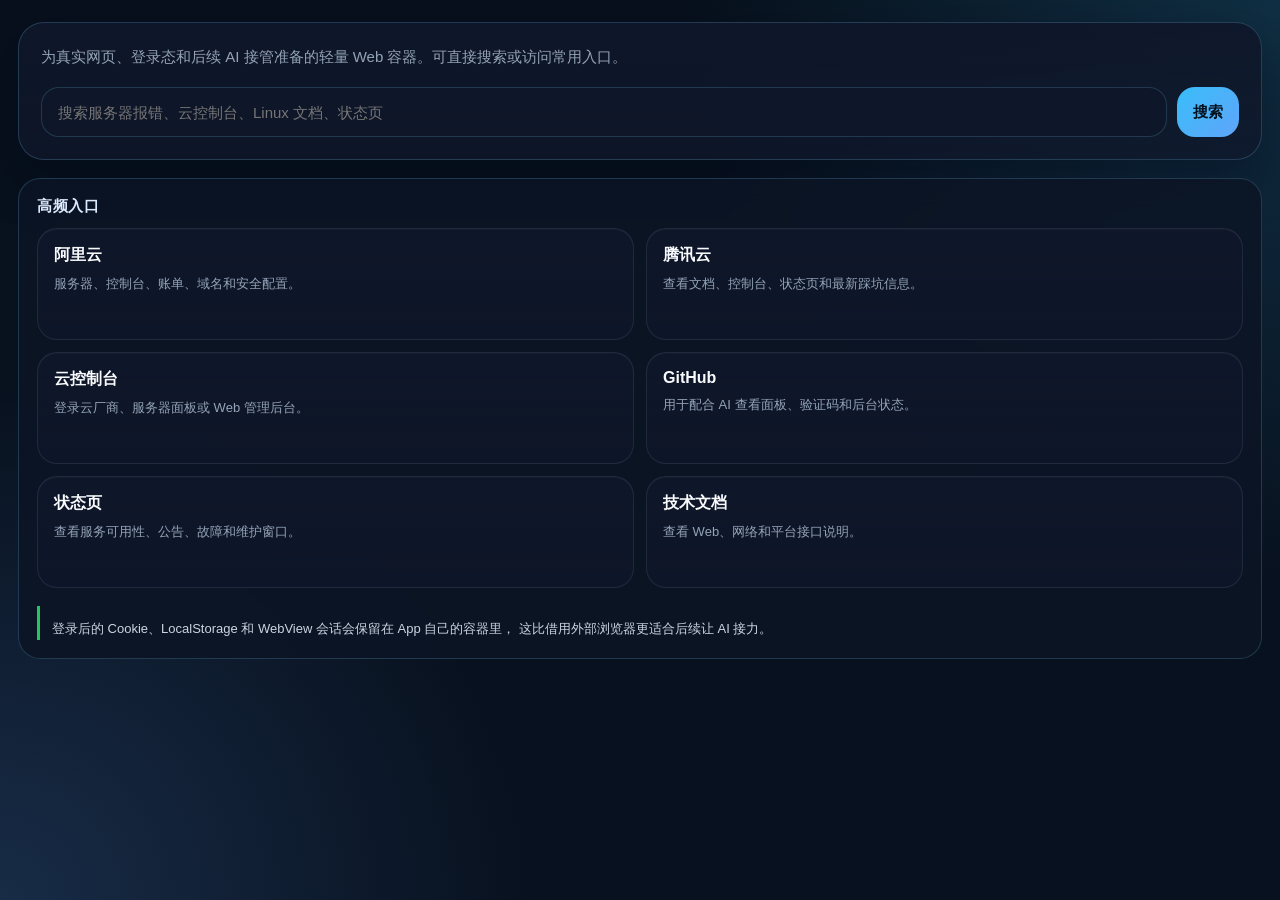
<file: android/agentbrowser/assets/start.html>
<!doctype html>
<html lang="zh-CN">
<head>
  <meta charset="utf-8">
  <meta name="viewport" content="width=device-width, initial-scale=1">
  <title>T-web</title>
  <style>
    :root {
      --bg: #08111f;
      --panel: rgba(12, 21, 37, 0.88);
      --panel-strong: rgba(17, 29, 51, 0.96);
      --line: rgba(125, 211, 252, 0.20);
      --text: #e2e8f0;
      --muted: #94a3b8;
      --accent: #38bdf8;
      --accent-2: #60a5fa;
      --success: #22c55e;
    }

    * { box-sizing: border-box; }

    body {
      margin: 0;
      min-height: 100vh;
      font-family: "Noto Sans CJK SC", "Source Han Sans SC", sans-serif;
      color: var(--text);
      background:
        radial-gradient(circle at top right, rgba(56,189,248,0.18), transparent 38%),
        radial-gradient(circle at bottom left, rgba(96,165,250,0.18), transparent 34%),
        linear-gradient(180deg, #07101c 0%, #08111f 100%);
      padding: 22px 18px 32px;
    }

    .hero {
      padding: 22px;
      border: 1px solid var(--line);
      border-radius: 26px;
      background: linear-gradient(180deg, rgba(15,23,42,0.95), rgba(15,23,42,0.78));
      box-shadow: 0 18px 50px rgba(2, 8, 23, 0.42);
    }

    .eyebrow {
      color: var(--accent);
      font-size: 13px;
      letter-spacing: 0.18em;
      text-transform: uppercase;
    }

    h1 {
      margin: 10px 0 8px;
      font-size: 30px;
      line-height: 1.05;
    }

    p {
      margin: 0;
      color: var(--muted);
      line-height: 1.6;
      font-size: 15px;
    }

    form {
      margin-top: 18px;
      display: flex;
      gap: 10px;
      align-items: stretch;
      min-width: 0;
    }

    input {
      flex: 1;
      min-width: 0;
      border: 1px solid rgba(125, 211, 252, 0.18);
      border-radius: 18px;
      padding: 15px 16px;
      color: var(--text);
      background: rgba(15, 23, 42, 0.88);
      outline: none;
      font-size: 15px;
    }

    button {
      border: none;
      border-radius: 18px;
      padding: 0 16px;
      flex: 0 0 auto;
      max-width: 34vw;
      min-height: 50px;
      background: linear-gradient(135deg, var(--accent), var(--accent-2));
      color: #03111f;
      font-weight: 700;
      font-size: 15px;
      white-space: nowrap;
      overflow: hidden;
      text-overflow: ellipsis;
    }

    @media (max-width: 420px) {
      body { padding: 16px 12px 24px; }
      .hero { padding: 18px; border-radius: 22px; }
      h1 { font-size: 24px; }
      form { gap: 8px; }
      input { padding: 13px 12px; font-size: 14px; }
      button { min-width: 64px; padding: 0 12px; font-size: 14px; }
      .grid { grid-template-columns: 1fr; }
    }

    .section {
      margin-top: 18px;
      padding: 18px;
      border-radius: 22px;
      border: 1px solid var(--line);
      background: var(--panel);
      backdrop-filter: blur(14px);
    }

    .section-title {
      margin: 0 0 12px;
      font-size: 15px;
      letter-spacing: 0.04em;
      color: #dbeafe;
    }

    .grid {
      display: grid;
      gap: 12px;
      grid-template-columns: repeat(2, minmax(0, 1fr));
    }

    .card {
      display: block;
      text-decoration: none;
      color: inherit;
      padding: 16px;
      min-height: 112px;
      border-radius: 20px;
      border: 1px solid rgba(148, 163, 184, 0.14);
      background: linear-gradient(180deg, rgba(15,23,42,0.95), rgba(15,23,42,0.72));
      box-shadow: inset 0 1px 0 rgba(255,255,255,0.03);
    }

    .card strong {
      display: block;
      font-size: 16px;
      margin-bottom: 8px;
      color: #f8fafc;
    }

    .card span {
      color: var(--muted);
      font-size: 13px;
      line-height: 1.5;
    }

    .note {
      margin-top: 18px;
      border-left: 3px solid var(--success);
      padding: 12px 0 0 12px;
      color: #cbd5e1;
      font-size: 13px;
      line-height: 1.7;
    }
  </style>
</head>
<body>
  <section class="hero compact-hero">
    <p>为真实网页、登录态和后续 AI 接管准备的轻量 Web 容器。可直接搜索或访问常用入口。</p>
    <form action="https://www.baidu.com/s" method="get">
      <input type="text" name="wd" placeholder="搜索服务器报错、云控制台、Linux 文档、状态页">
      <button type="submit">搜索</button>
    </form>
  </section>

  <section class="section">
    <h2 class="section-title">高频入口</h2>
    <div class="grid">
      <a class="card" href="https://www.aliyun.com/">
        <strong>阿里云</strong>
        <span>服务器、控制台、账单、域名和安全配置。</span>
      </a>
      <a class="card" href="https://cloud.tencent.com/">
        <strong>腾讯云</strong>
        <span>查看文档、控制台、状态页和最新踩坑信息。</span>
      </a>
      <a class="card" href="https://console.cloud.google.com/">
        <strong>云控制台</strong>
        <span>登录云厂商、服务器面板或 Web 管理后台。</span>
      </a>
      <a class="card" href="https://github.com/">
        <strong>GitHub</strong>
        <span>用于配合 AI 查看面板、验证码和后台状态。</span>
      </a>
      <a class="card" href="https://www.cloudflarestatus.com/">
        <strong>状态页</strong>
        <span>查看服务可用性、公告、故障和维护窗口。</span>
      </a>
      <a class="card" href="https://developer.mozilla.org/zh-CN/">
        <strong>技术文档</strong>
        <span>查看 Web、网络和平台接口说明。</span>
      </a>
    </div>
    <div class="note">
      登录后的 Cookie、LocalStorage 和 WebView 会话会保留在 App 自己的容器里，
      这比借用外部浏览器更适合后续让 AI 接力。
    </div>
  </section>
</body>
</html>
</file>
